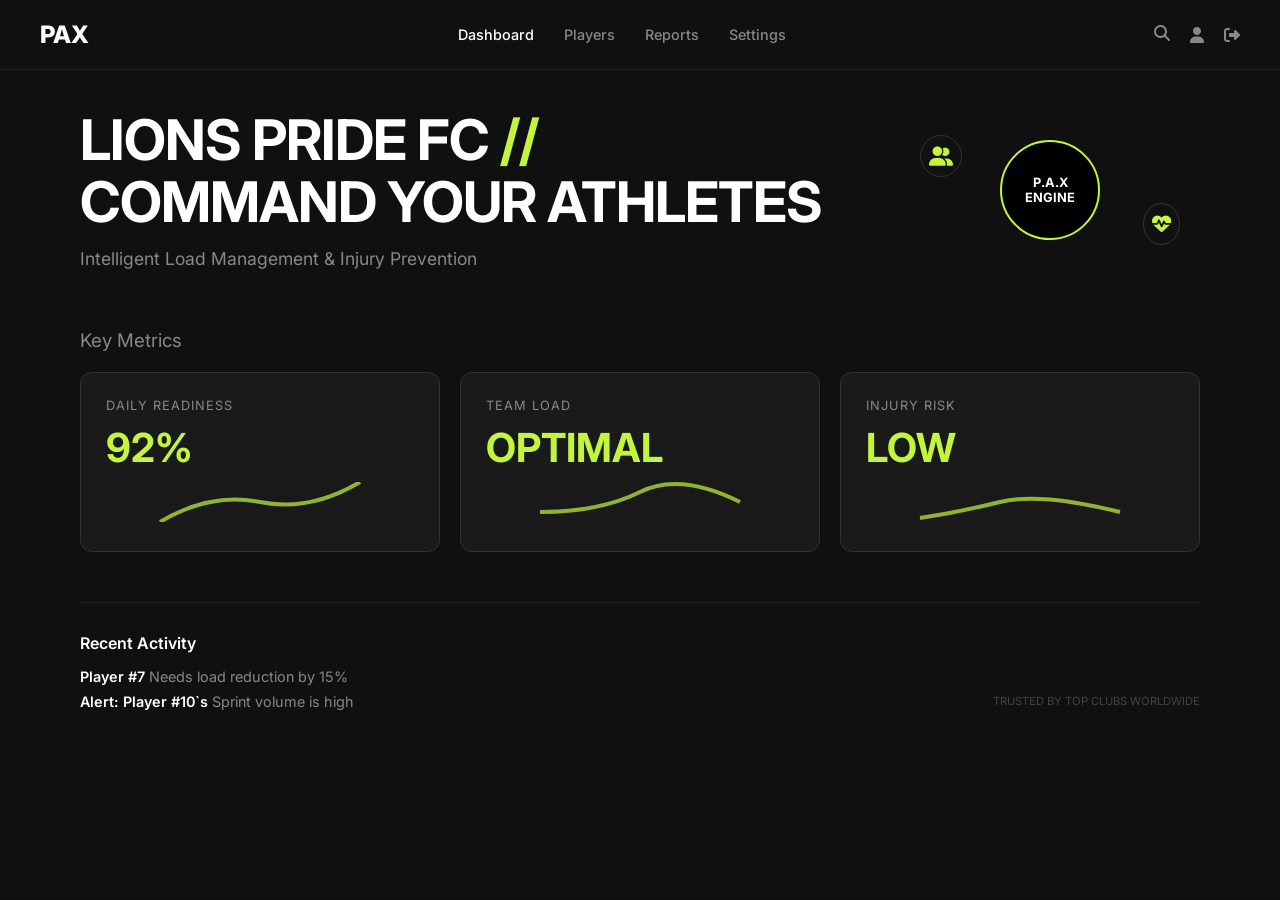
<file: Index.html>
<!DOCTYPE html>
<html lang="en">
<head>
    <meta charset="UTF-8">
    <meta name="viewport" content="width=device-width, initial-scale=1.0">
    <title>PAX - Lions Pride FC Dashboard</title>
    <link rel="stylesheet" href="L_PStyle.css">
    <link href="https://fonts.googleapis.com/css2?family=Inter:wght@300;400;600;800&display=swap" rel="stylesheet">
    <link rel="stylesheet" href="https://cdnjs.cloudflare.com/ajax/libs/font-awesome/6.4.0/css/all.min.css">
</head>
<body>
    <nav class="navbar">
        <div class="logo-container">
            <span class="brand-name">PAX</span>
        </div>
        <ul class="nav-links">
            <a href="Index.html" class="random"><li class="active">Dashboard</li></a>
            <a href="Injury.html" class="random"><li>Players</li></a>
            <a href="Report.html" class="random"><li>Reports</li></a>
            <a href="" class="random"><li>Settings</li></a>
        </ul>
        <div class="nav-actions">
            <i class="fa-solid fa-magnifying-glass"></i>
            <div class="user-profile-container">
                <i class="fa-solid fa-user" id="userBtn"></i>
                <span class="notification-badge"></span>
            </div>
            <a href="Login.html" id="logoutBtn" class="logout-icon-btn">
                <i class="fa-solid fa-right-from-bracket"></i>
            </a>
            
        </div>
    </nav>

    <main class="dashboard-container">
        <section class="hero">
            <div class="hero-text">
                <h1>LIONS PRIDE FC <span class="accent">//</span><br>COMMAND YOUR ATHLETES</h1>
                <p class="subtitle">Intelligent Load Management & Injury Prevention</p>
            </div>
            
            <div class="ai-visual">
                <div class="connection-line"></div>
                <a href="Chat_Box.html" class="ai-circle">
                    <span>P.A.X<br>ENGINE</span>
                    <div class="pulse-ring"></div>
                </a>
                <div class="data-node node-1"><i class="fa-solid fa-user-group"></i></div>
                <div class="data-node node-2"><i class="fa-solid fa-heart-pulse"></i></div>
            </div>
        </section>

        <h3 class="section-title">Key Metrics</h3>
        <section class="metrics-grid">
            <a href="Report.html" class="random">
                <div class="card metric-card">
                <div class="card-header">DAILY READINESS</div>
                <div class="card-value">92%</div>
                <svg class="mini-chart" viewBox="0 0 100 20">
                    <path d="M0,20 Q25,5 50,10 T100,0" fill="none" stroke="#C3F53C" stroke-width="2"/>
                </svg>
            </div>
            </a>

            <a href="" class="random">
                <div class="card metric-card">
                    <div class="card-header">TEAM LOAD</div>
                    <div class="card-value">OPTIMAL</div>
                    <svg class="mini-chart" viewBox="0 0 100 20">
                        <path d="M0,15 Q30,15 50,5 T100,10" fill="none" stroke="#C3F53C" stroke-width="2"/>
                    </svg>
                </div>
            </a>

            <a href="Injury.html" class="random">
                <div class="card metric-card">
                    <div class="card-header">INJURY RISK</div>
                    <div class="card-value">LOW</div>
                    <svg class="mini-chart" viewBox="0 0 100 20">
                        <path d="M0,18 Q20,15 40,10 T100,15" fill="none" stroke="#C3F53C" stroke-width="2"/>
                    </svg>
                </div>
            </a>
        </section>

        <section class="bottom-panel">
            <div class="activity-log">
                <h4>Recent Activity</h4>
                <p><span class="highlight-text">Player #7</span> Needs load reduction by 15%</p>
                <p><span class="highlight-text">Alert: Player #10`s</span> Sprint volume is high</p>
            </div>
            <div class="action-area">
                <p class="small-text">Trusted by top clubs worldwide</p>
            </div>
        </section>
    </main>
    
    <script src="L_PScript.js"></script>
</body>
</html>
</file>
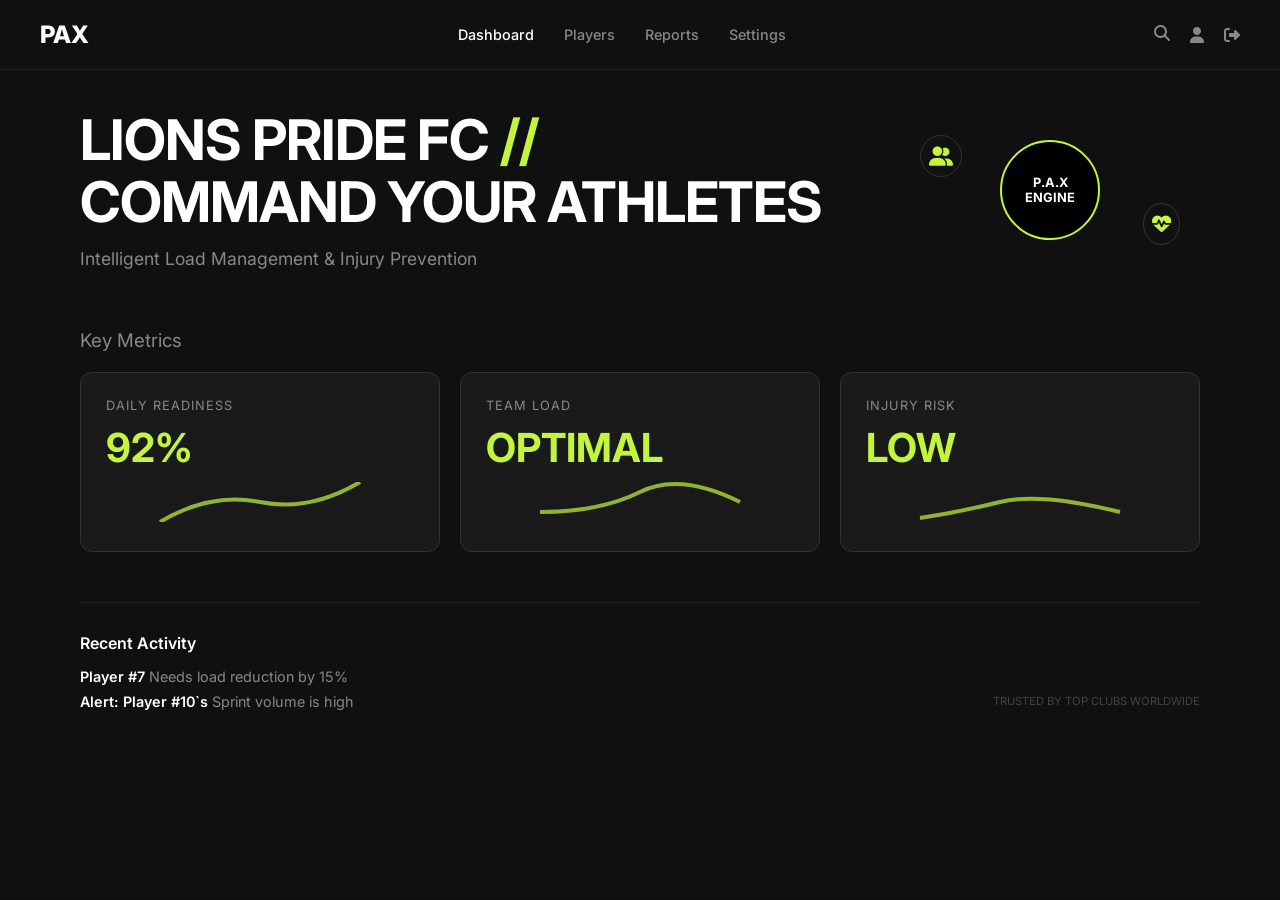
<file: index.html>
<!DOCTYPE html>
<html lang="en">
<head>
    <meta charset="UTF-8">
    <meta name="viewport" content="width=device-width, initial-scale=1.0">
    <title>PAX - Lions Pride FC Dashboard</title>
    <link rel="stylesheet" href="L_PStyle.css">
    <link href="https://fonts.googleapis.com/css2?family=Inter:wght@300;400;600;800&display=swap" rel="stylesheet">
    <link rel="stylesheet" href="https://cdnjs.cloudflare.com/ajax/libs/font-awesome/6.4.0/css/all.min.css">
</head>
<body>
    <nav class="navbar">
        <div class="logo-container">
            <span class="brand-name">PAX</span>
        </div>
        <ul class="nav-links">
            <a href="Index.html" class="random"><li class="active">Dashboard</li></a>
            <a href="Injury.html" class="random"><li>Players</li></a>
            <a href="Report.html" class="random"><li>Reports</li></a>
            <a href="" class="random"><li>Settings</li></a>
        </ul>
        <div class="nav-actions">
            <i class="fa-solid fa-magnifying-glass"></i>
            <div class="user-profile-container">
                <i class="fa-solid fa-user" id="userBtn"></i>
                <span class="notification-badge"></span>
            </div>
            <a href="Login.html" id="logoutBtn" class="logout-icon-btn">
                <i class="fa-solid fa-right-from-bracket"></i>
            </a>
            
        </div>
    </nav>

    <main class="dashboard-container">
        <section class="hero">
            <div class="hero-text">
                <h1>LIONS PRIDE FC <span class="accent">//</span><br>COMMAND YOUR ATHLETES</h1>
                <p class="subtitle">Intelligent Load Management & Injury Prevention</p>
            </div>
            
            <div class="ai-visual">
                <div class="connection-line"></div>
                <a href="Chat_Box.html" class="ai-circle">
                    <span>P.A.X<br>ENGINE</span>
                    <div class="pulse-ring"></div>
                </a>
                <div class="data-node node-1"><i class="fa-solid fa-user-group"></i></div>
                <div class="data-node node-2"><i class="fa-solid fa-heart-pulse"></i></div>
            </div>
        </section>

        <h3 class="section-title">Key Metrics</h3>
        <section class="metrics-grid">
            <a href="Report.html" class="random">
                <div class="card metric-card">
                <div class="card-header">DAILY READINESS</div>
                <div class="card-value">92%</div>
                <svg class="mini-chart" viewBox="0 0 100 20">
                    <path d="M0,20 Q25,5 50,10 T100,0" fill="none" stroke="#C3F53C" stroke-width="2"/>
                </svg>
            </div>
            </a>

            <a href="" class="random">
                <div class="card metric-card">
                    <div class="card-header">TEAM LOAD</div>
                    <div class="card-value">OPTIMAL</div>
                    <svg class="mini-chart" viewBox="0 0 100 20">
                        <path d="M0,15 Q30,15 50,5 T100,10" fill="none" stroke="#C3F53C" stroke-width="2"/>
                    </svg>
                </div>
            </a>

            <a href="Injury.html" class="random">
                <div class="card metric-card">
                    <div class="card-header">INJURY RISK</div>
                    <div class="card-value">LOW</div>
                    <svg class="mini-chart" viewBox="0 0 100 20">
                        <path d="M0,18 Q20,15 40,10 T100,15" fill="none" stroke="#C3F53C" stroke-width="2"/>
                    </svg>
                </div>
            </a>
        </section>

        <section class="bottom-panel">
            <div class="activity-log">
                <h4>Recent Activity</h4>
                <p><span class="highlight-text">Player #7</span> Needs load reduction by 15%</p>
                <p><span class="highlight-text">Alert: Player #10`s</span> Sprint volume is high</p>
            </div>
            <div class="action-area">
                <p class="small-text">Trusted by top clubs worldwide</p>
            </div>
        </section>
    </main>
    
    <script src="L_PScript.js"></script>
</body>
</html>
</file>
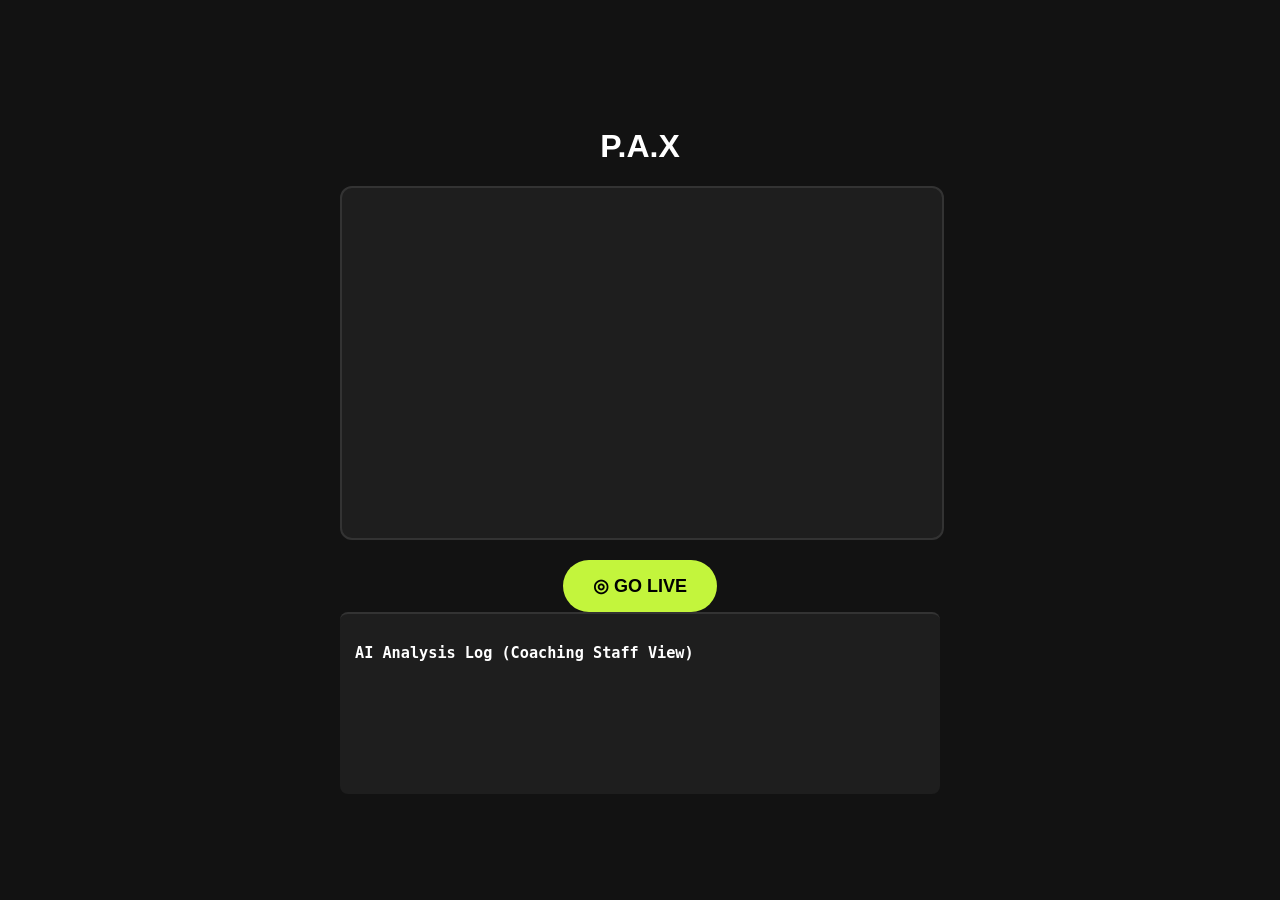
<file: Go_Live.html>
<!DOCTYPE html>
<html lang="en">
<head>
    <meta charset="UTF-8">
    <meta name="viewport" content="width=device-width, initial-scale=1.0">
    <title>Coach Live Stream</title>
    <link rel="stylesheet" href="GL_Style.css">
</head>
<body>

    <div class="container">
        <h1>P.A.X </h1>
        
        <div class="video-wrapper">
            <video id="liveVideo" autoplay muted playsinline></video>
            <div id="statusIndicator" class="status hidden">🔴 LIVE ANALYSIS ACTIVE</div>
        </div>

        <div class="controls">
            <button id="goLiveBtn" class="btn start-btn">
                <span class="icon">◎</span> GO LIVE
            </button>
            <button id="stopBtn" class="btn stop-btn hidden">
                ■ END SESSION
            </button>
        </div>

        <div class="log-panel">
            <h3>AI Analysis Log (Coaching Staff View)</h3>
            <ul id="logList"></ul>
        </div>
    </div>

    <script src="GL_Script.js"></script>
</body>
</html>
</file>
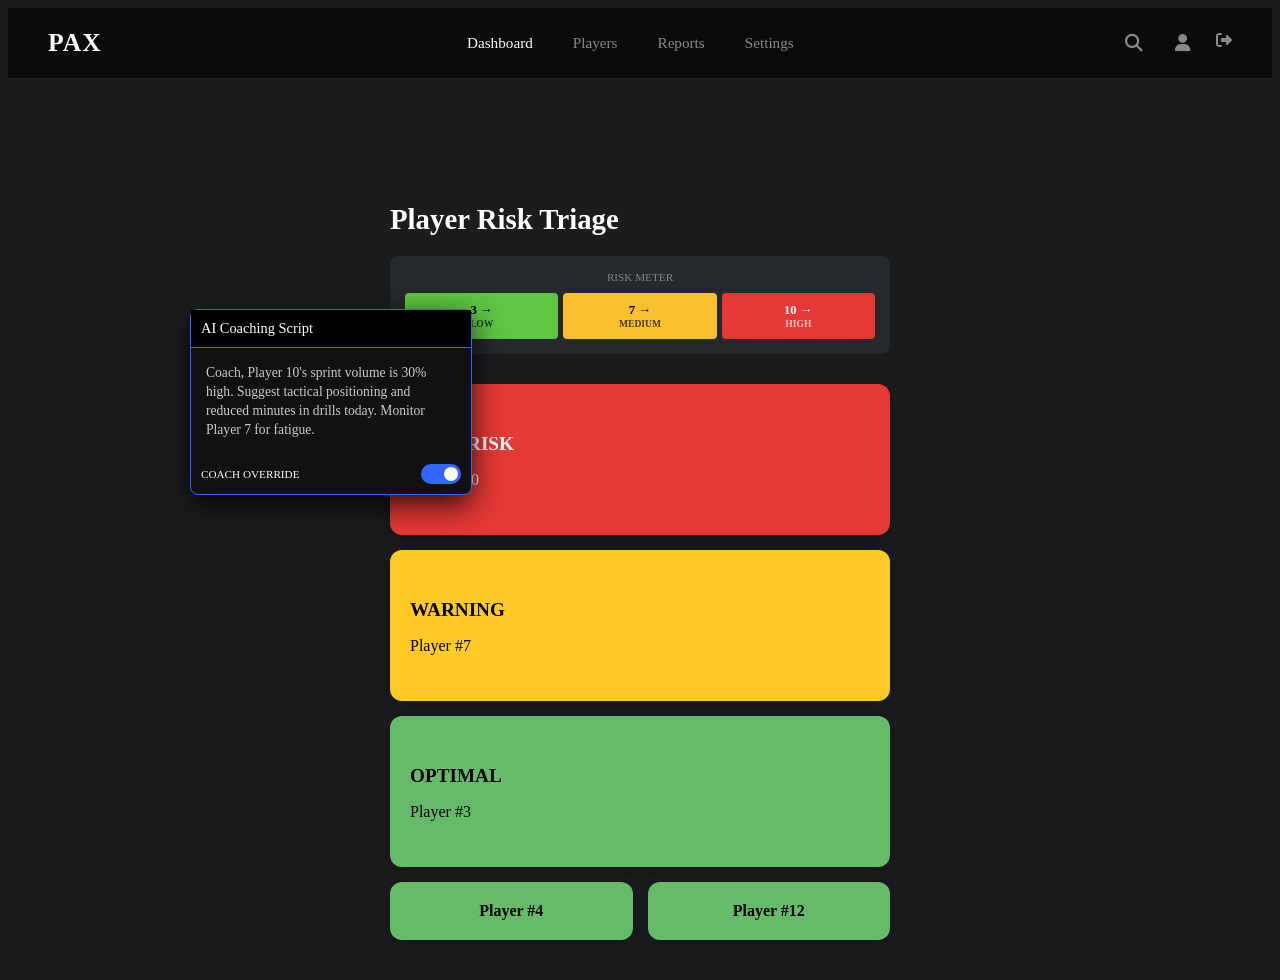
<file: Injury.html>
<!DOCTYPE html>
<html lang="en">
<head>
    <meta charset="UTF-8">
    <meta name="viewport" content="width=device-width, initial-scale=1.0">
    <title>PAX | Injury Risk Triage</title>
    <link rel="stylesheet" href="I_Style.css">
    <link rel="stylesheet" href="https://cdnjs.cloudflare.com/ajax/libs/font-awesome/6.4.0/css/all.min.css">
</head>
<body class="risk-page">

   <nav class="pax-navbar">
        <span class="brand-text">PAX</span>
    </div>

    <ul class="nav-menu">
        <li><a href="index.html" class="nav-item active">Dashboard</a></li>
        <li><a href="Injury.html" class="nav-item">Players</a></li>
        <li><a href="Report.html" class="nav-item">Reports</a></li>
        <li><a href="settings.html" class="nav-item">Settings</a></li>
    </ul>

    <div class="nav-tools">
        <button class="tool-btn"><i class="fa-solid fa-magnifying-glass"></i></button>
        <button class="tool-btn"><i class="fa-solid fa-user"></i></button>
        <a href="Login.html" id="logoutBtn" class="logout-icon-btn">
            <i class="fa-solid fa-right-from-bracket"></i>
        </a>
    </div>
</nav>

    <main class="triage-container">
        <header class="triage-header">
            <h2>Player Risk Triage</h2>
            <div class="risk-meter-box">
                <span class="meter-label">RISK METER</span>
                <div class="meter-bars">
                    <div class="bar low">3 → <small>LOW</small></div>
                    <div class="bar med">7 → <small>MEDIUM</small></div>
                    <div class="bar high active">10 → <small>HIGH</small></div>
                </div>
            </div>
        </header>

        <section class="risk-list">
            <div class="risk-card high-bg">
                <h3>HIGH RISK</h3>
                <p>Player #10</p>
            </div>

            <div class="risk-card warn-bg">
                <h3>WARNING</h3>
                <p>Player #7</p>
            </div>

            <div class="risk-card optimal-bg">
                <h3>OPTIMAL</h3>
                <p>Player #3</p>
            </div>

            <div class="dual-cards">
                <div class="risk-card optimal-bg small">Player #4</div>
                <div class="risk-card optimal-bg small">Player #12</div>
            </div>
        </section>

        <aside class="ai-script-box">
            <div class="ai-script-header">AI Coaching Script</div>
            <div class="ai-script-body">
                Coach, Player 10's sprint volume is 30% high. Suggest tactical positioning and reduced minutes in drills today. Monitor Player 7 for fatigue.
            </div>
            <div class="ai-script-footer">
                <span>COACH OVERRIDE</span>
                <label class="switch">
                    <input type="checkbox" checked>
                    <span class="slider"></span>
                </label>
            </div>
        </aside>
    </main>

    <script src="I_Script.js"></script>

</body>

</html>
</file>
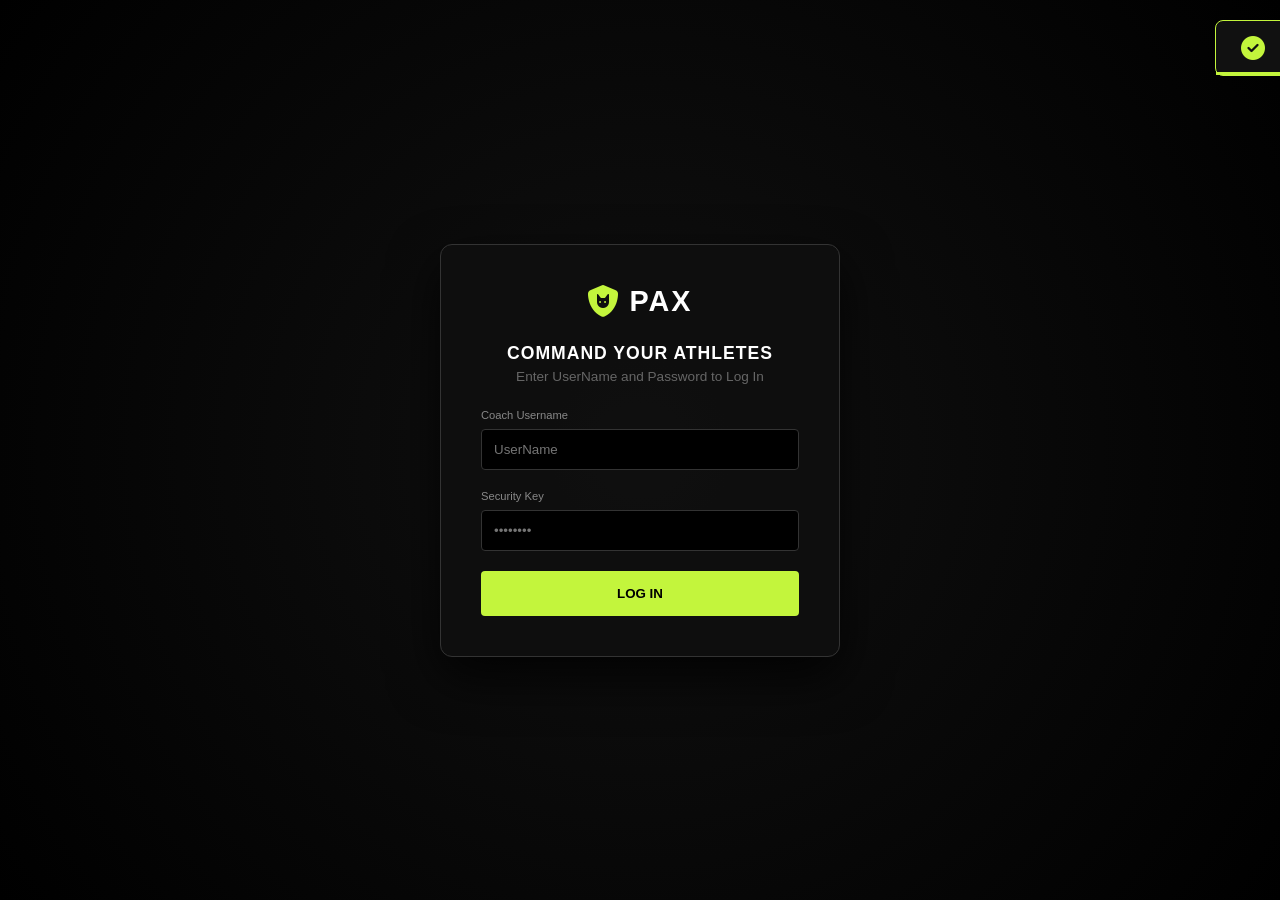
<file: LogIn.html>
<!DOCTYPE html>
<html lang="en">
<head>
    <meta charset="UTF-8">
    <meta name="viewport" content="width=device-width, initial-scale=1.0">
    <title>PAX | Coach Login</title>
    <link rel="stylesheet" href="Login_Style.css">
    <link rel="stylesheet" href="https://cdnjs.cloudflare.com/ajax/libs/font-awesome/6.4.0/css/all.min.css">
</head>
<body class="login-page">

    <div class="login-container">
        <div class="login-logo">
            <i class="fa-solid fa-shield-cat logo-icon"></i>
            <span class="brand-text">PAX</span>
        </div>
        
        <div class="login-header">
            <h2>COMMAND YOUR ATHLETES</h2>
            <p>Enter UserName and Password to Log In</p>
        </div>

        <div id="errorMessage" class="error-box"></div>

        <form id="loginForm">
            <div class="input-group">
                <label>Coach Username</label>
                <input type="text" id="coachId" placeholder="UserName" required>
            </div>
            <div class="input-group">
                <label>Security Key</label>
                <input type="password" id="password" placeholder="••••••••" required>
            </div>
            <button type="submit" class="login-btn" id="loginBtn">LOG IN</button>
        </form>
    </div>

    <div id="successToast" class="notification">
        <div class="content">
            <i class="fa-solid fa-circle-check toast-icon"></i>
            <div class="toast-text">
                <strong>LOGIN SUCCESSFUL</strong>
                <span>Welcome back, Coach Jesse</span>
            </div>
        </div>
        <div class="toast-progress"></div>
    </div>

    <script src="Login_Script.js"></script>
</body>
</html>
</file>
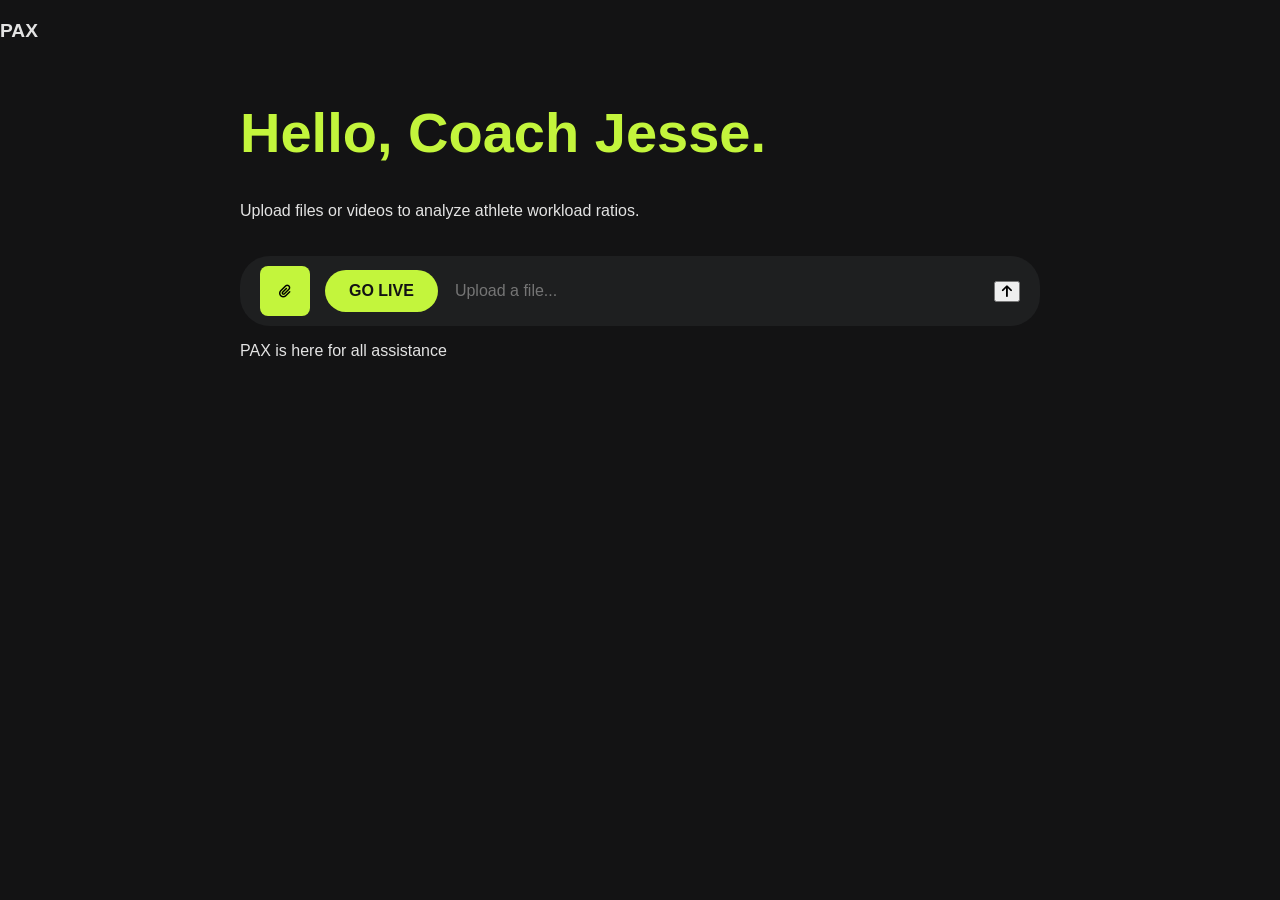
<file: Manual.html>
<!DOCTYPE html>
<html lang="en">
<head>
    <meta charset="UTF-8">
    <meta name="viewport" content="width=device-width, initial-scale=1.0">
    <title>PAX | AI Command Center</title>
    <link rel="stylesheet" href="M_Style.css">
    <link rel="stylesheet" href="https://cdnjs.cloudflare.com/ajax/libs/font-awesome/6.4.0/css/all.min.css">
</head>
<body>
    <main class="ai-content">
        <header class="ai-header">
            <div class="pax-logo">PAX</div>
        </header>
        
        <div class="chat-container">
            <div class="welcome-section" id="welcomeSection">
                <h1>Hello, Coach Jesse.</h1>
                <p>Upload files or videos to analyze athlete workload ratios.</p>
            </div>

                <div id="analysisOutput" class="analysis-output" style="display: none;">
                    </div>
            </div>

            <div class="input-area">
                <div class="input-wrapper">
                    <input type="file" id="aiFileInput" hidden accept="video/*, .csv, .pdf, .xlsx">
                    <button class="upload-trigger" onclick="document.getElementById('aiFileInput').click()">
                        <i class="fa-solid fa-paperclip"></i>
                    </button>
                    <a href="Go_Live.html" class="pax-button">GO LIVE</a>

<style>
.pax-button {
    display: inline-block;
    padding: 12px 24px;
    background-color: #C3F53C;
    color: #131314;
    text-decoration: none;
    border-radius: 50px;
    font-weight: bold;
    font-family: sans-serif;
    transition: 0.3s;
}

.pax-button:hover {
    background-color: #a8d430;
    transform: translateY(-2px);
}
</style>
                    <input type="text" id="aiInputText" placeholder="Upload a file...">
                    <button class="send-btn" id="analyzeBtn"><i class="fa-solid fa-arrow-up"></i></button>
                </div>
                <p class="disclaimer">PAX is here for all assistance</p>
            </div>
        </main>
    </div>

    <div id="aiProcessing" class="ai-processing-overlay" style="display: none;">
        <div class="dna-spinner"></div>
        <p>ANALYSING...</p>
    </div>

    <script src="M_Script.js"></script>
</body>
</html>
</file>
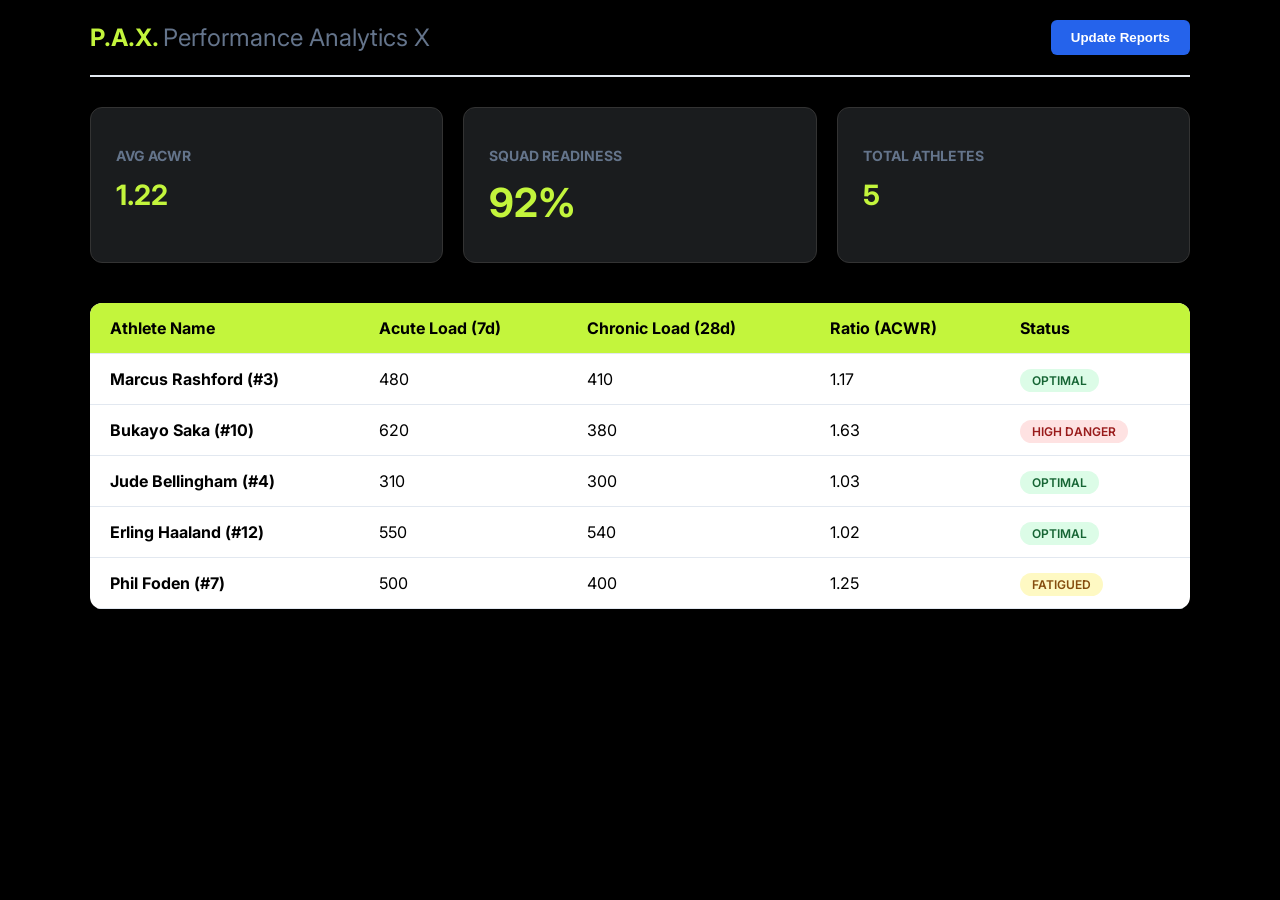
<file: Report.html>
<!DOCTYPE html>
<html lang="en">
<head>
    <meta charset="UTF-8">
    <meta name="viewport" content="width=device-width, initial-scale=1.0">
    <link rel="stylesheet" href="R_Style.css">
    <title>P.A.X. | Performance Analytics Reports</title>
    <link href="https://fonts.googleapis.com/css2?family=Inter:wght@400;600;700&display=swap" rel="stylesheet">
</head>
<body>

    <div class="container">
        <header>
            <div class="logo-area">
                <h1>P.A.X. <span>Performance Analytics X</span></h1>
            </div>
            <a href="Manual.html"><button class="btn" onclick="refreshData()">Update Reports</button></a>
        </header>

        <div class="kpi-wrapper">
            <div class="card">
                <h3>Avg ACWR</h3>
                <div class="value" id="stat-acwr">1.10</div>
            </div>
            <div class="card">
                <h3>Squad Readiness</h3>
                <div class="card-value">92%</div>
            </div>
            <div class="card">
                <h3>Total Athletes</h3>
                <div class="value" id="stat-count">0</div>
            </div>
        </div>

        <div class="report-section">
            <table>
                <thead>
                    <tr>
                        <th>Athlete Name</th>
                        <th>Acute Load (7d)</th>
                        <th>Chronic Load (28d)</th>
                        <th>Ratio (ACWR)</th>
                        <th>Status</th>
                    </tr>
                </thead>
                <tbody id="athlete-table-body">
                    </tbody>
            </table>
        </div>
    </div>

    <script src="R_Script.js"></script>

</body>
</html>
</file>
<file: L_PStyle.css>
:root {
    --bg-dark: #101010;
    --card-bg: #1A1A1A;
    --primary-green: #C3F53C;
    --text-white: #FFFFFF;
    --text-gray: #888888;
    --font-main: 'Inter', sans-serif;
}

* {
    margin: 0;
    padding: 0;
    box-sizing: border-box;
}

body {
    background-color: var(--bg-dark);
    color: var(--text-white);
    font-family: var(--font-main);
    display: flex;
    flex-direction: column;
    align-items: center;
    min-height: 100vh;
}

.navbar {
    width: 100%;
    max-width: 1400px;
    padding: 20px 40px;
    display: flex;
    justify-content: space-between;
    align-items: center;
    border-bottom: 1px solid #222;
}

.logo-container {
    display: flex;
    align-items: center;
    gap: 10px;
    font-weight: 800;
    font-size: 1.5rem;
}

.logo-icon {
    color: var(--primary-green);
    font-size: 1.8rem;
}

.nav-links {
    list-style: none;
    display: flex;
    gap: 30px;
}

.nav-links li {
    cursor: pointer;
    font-weight: 500;
    color: var(--text-gray);
    font-size: 0.9rem;
    transition: 0.3s;
}

.nav-links li.active, .nav-links li:hover {
    color: var(--text-white);
}

.nav-actions {
    display: flex;
    gap: 20px;
    color: var(--text-gray);
}

.dashboard-container {
    width: 100%;
    max-width: 1200px;
    padding: 40px;
}

.hero {
    display: flex;
    justify-content: space-between;
    align-items: center;
    margin-bottom: 60px;
}

.hero h1 {
    font-size: 3.5rem;
    line-height: 1.1;
    font-weight: 700;
    text-transform: uppercase;
    letter-spacing: -1px;
}

.accent {
    color: var(--primary-green);
}

.subtitle {
    margin-top: 15px;
    color: var(--text-gray);
    font-size: 1.1rem;
}

.ai-visual {
    position: relative;
    width: 300px;
    height: 150px;
    display: flex;
    justify-content: center;
    align-items: center;
}

.ai-circle {
    width: 100px;
    height: 100px;
    border: 2px solid var(--primary-green);
    border-radius: 50%;
    display: flex;
    justify-content: center;
    align-items: center;
    text-align: center;
    font-size: 0.8rem;
    font-weight: 700;
    z-index: 2;
    background: #000;
    position: relative;
    text-decoration: none;
    color: inherit;
}




.data-node {
    position: absolute;
    color: var(--primary-green);
    font-size: 1.2rem;
    border: 1px solid #333;
    padding: 8px;
    border-radius: 50%;
    background: #111;
}

.node-1 { left: 20px; top: 20px; }
.node-2 { right: 20px; bottom: 20px; }

@keyframes pulse {
    0% { transform: scale(1); opacity: 1; }
    100% { transform: scale(1.5); opacity: 0; }
}

.section-title {
    margin-bottom: 20px;
    font-weight: 400;
    color: var(--text-gray);
}

.metrics-grid {
    display: grid;
    grid-template-columns: repeat(3, 1fr);
    gap: 20px;
    margin-bottom: 50px;
}

.metric-card {
    background-color: var(--card-bg);
    border: 1px solid #333;
    border-radius: 12px;
    padding: 25px;
    position: relative;
    overflow: hidden;
}

.metric-card:hover {
    border-color: #C3F53C;
    border-radius: 5px;
}

.card-header {
    font-size: 0.8rem;
    color: var(--text-gray);
    text-transform: uppercase;
    letter-spacing: 1px;
    margin-bottom: 10px;
}

.card-header:hover {
    border-radius: 5px;
    border-color: var(--primary-green);
}

.card-value {
    font-size: 2.5rem;
    font-weight: 700;
    color: var(--primary-green);
    margin-bottom: 10px;
}

.mini-chart {
    width: 100%;
    height: 40px;
    opacity: 0.7;
}

.bottom-panel {
    display: flex;
    justify-content: space-between;
    align-items: flex-end;
    border-top: 1px solid #222;
    padding-top: 30px;
}

.activity-log h4 {
    margin-bottom: 15px;
    font-weight: 600;
}

.activity-log p {
    color: var(--text-gray);
    font-size: 0.9rem;
    margin-bottom: 8px;
}

.highlight-text {
    color: var(--text-white);
    font-weight: 600;
}

.action-area {
    text-align: right;
}

.small-text {
    font-size: 0.7rem;
    color: #444;
    margin-bottom: 10px;
    text-transform: uppercase;
}

.cta-button {
    background-color: var(--primary-green);
    color: #000;
    border: none;
    padding: 12px 24px;
    font-weight: 700;
    border-radius: 6px;
    cursor: pointer;
    font-size: 0.9rem;
    transition: transform 0.2s;
}

.cta-button:hover {
    transform: translateY(-2px);
    box-shadow: 0 0 15px rgba(195, 245, 60, 0.4);
}

.random {
    text-decoration: none;
}

.fa-right-from-bracket {
    color: #888888;
}

/* --- RESPONSIVE DESIGN --- */

/* Tablet and Small Laptops (under 1024px) */
@media (max-width: 1024px) {
    .hero {
        flex-direction: column;
        text-align: center;
        gap: 40px;
    }

    .hero h1 {
        font-size: 2.8rem;
    }

    .metrics-grid {
        grid-template-columns: repeat(2, 1fr); /* 2 columns instead of 3 */
    }
}

/* Mobile Devices (under 768px) */
@media (max-width: 768px) {
    .navbar {
        padding: 15px 20px;
        flex-wrap: wrap; /* Allows nav to wrap if too wide */
    }

    .nav-links {
        display: none; /* Hide standard links; usually replaced by a burger menu */
    }

    .dashboard-container {
        padding: 20px;
    }

    .hero h1 {
        font-size: 2rem;
    }

    .ai-visual {
        width: 100%;
        height: 120px;
    }

    .metrics-grid {
        grid-template-columns: 1fr; /* Stack cards vertically */
    }

    .bottom-panel {
        flex-direction: column;
        align-items: flex-start;
        gap: 30px;
        text-align: left;
    }

    .action-area {
        text-align: left;
        width: 100%;
    }
}

/* Extra Small Devices (under 480px) */
@media (max-width: 480px) {
    .brand-name {
        font-size: 1.2rem;
    }
    
    .card-value {
        font-size: 2rem;
    }
}
</file>
<file: GL_Style.css>
body {
    font-family: 'Segoe UI', Tahoma, Geneva, Verdana, sans-serif;
    background-color: #121212;
    color: white;
    display: flex;
    justify-content: center;
    align-items: center;
    min-height: 100vh;
    margin: 0;
}

.container {
    text-align: center;
    width: 90%;
    max-width: 600px;
}

.video-wrapper {
    position: relative;
    width: 100%;
    height: 350px;
    background-color: #1e1e1e;
    border-radius: 12px;
    overflow: hidden;
    margin-bottom: 20px;
    border: 2px solid #333;
}

video {
    width: 100%;
    height: 100%;
    object-fit: cover;
}

.status {
    position: absolute;
    top: 15px;
    left: 15px;
    background: rgba(255, 0, 0, 0.8);
    padding: 5px 10px;
    border-radius: 4px;
    font-size: 12px;
    font-weight: bold;
    animation: pulse 1.5s infinite;
}

.btn {
    padding: 15px 30px;
    font-size: 18px;
    border: none;
    border-radius: 50px;
    cursor: pointer;
    transition: transform 0.2s;
    font-weight: bold;
}

.start-btn {
    background: #C3F53C;
    color: black;
}

.stop-btn {
    background: #ff416c;
    color: white;
}

.btn:active {
    transform: scale(0.95);
}

.hidden {
    display: none;
}

.log-panel {
    background: #1e1e1e;
    padding: 15px;
    border-radius: 8px;
    text-align: left;
    height: 150px;
    overflow-y: auto;
    font-family: monospace;
    font-size: 13px;
    border-top: 2px solid #333;
}

.log-panel li {
    margin-bottom: 8px;
    border-bottom: 1px solid #333;
    padding-bottom: 4px;
    color: #00ff9d;
}

@keyframes pulse {
    0% { opacity: 1; }
    50% { opacity: 0.5; }
    100% { opacity: 1; }
}
</file>
<file: I_Style.css>
.risk-page {
    background-color: #1a1c1e;
    color: white;
    overflow-y: auto;
}

.triage-container {
    max-width: 500px;
    margin: 80px auto 20px auto;
    padding: 20px;
    position: relative;
}

.triage-header h2 {
    margin-bottom: 20px;
    font-size: 1.8rem;
}

.risk-meter-box {
    background: #25282c;
    padding: 15px;
    border-radius: 8px;
    margin-bottom: 30px;
}

.meter-label {
    display: block;
    text-align: center;
    font-size: 0.7rem;
    margin-bottom: 10px;
    color: #888;
}

.meter-bars {
    display: flex;
    gap: 5px;
}

.bar {
    flex: 1;
    padding: 10px;
    text-align: center;
    font-weight: bold;
    border-radius: 4px;
    font-size: 0.8rem;
}

.bar small { 
    display: block; 
    font-size: 0.6rem; 
    opacity: 0.7;
}

.low {
    background: #60c542;
    color: #000;
}

.med {
    background:
    #fbc02d;
    color: #000;
}

.high {
    background: #e53935;
    color: #fff;
}

.risk-list {
    display: flex;
    flex-direction: column;
    gap: 15px;
}

.risk-card {
    padding: 30px 20px;
    border-radius: 12px;
    box-shadow: 0 4px 15px rgba(0,0,0,0.3);
}

.risk-card h3 {
    font-size: 1.2rem;
    margin-bottom: 5px;
}

.high-bg {
    background: #e53935;
}

.warn-bg {
    background: #ffca28;
    color: #000;
}

.optimal-bg {
    background: #66bb6a;
    color: #000;
}

.dual-cards {
    display: flex;
    gap: 15px;
}

.risk-card.small {
    flex: 1;
    padding: 20px;
    text-align: center;
    font-weight: bold;
}

.ai-script-box {
    position: absolute;
    top: 150px;
    left: -180px;
    width: 280px;
    background: #111;
    border: 1px solid #3366ff;
    border-radius: 8px;
    z-index: 10;
    box-shadow: 0 10px 30px rgba(0,0,0,0.8);
}

.ai-script-header {
    background: #000;
    padding: 10px;
    color: #fff;
    font-size: 0.9rem;
    border-bottom: 1px solid #3366ff;
}

.ai-script-body {
    padding: 15px;
    font-size: 0.85rem;
    line-height: 1.4;
    color: #ccc;
}

.ai-script-footer {
    padding: 10px;
    display: flex;
    justify-content: space-between;
    align-items: center;
    font-size: 0.7rem;
}

.switch {
    position: relative;
    display: inline-block;
    width: 40px;
    height: 20px;
}

.switch input {
    opacity: 0;
    width: 0;
    height: 0;
}

.slider {
    position: absolute;
    cursor: pointer;
    top: 0;
    left: 0;
    right: 0;
    bottom: 0;
    background-color: #333;
    transition: .4s;
    border-radius: 20px;
}

.slider:before {
    position: absolute;
    content: "";
    height: 14px;
    width: 14px;
    left: 3px;
    bottom: 3px;
    background-color: white;
    transition: .4s;
    border-radius: 50%;
}

input:checked + .slider {
    background-color: #3366ff;
}

input:checked + .slider:before {
    transform: translateX(20px);
}

.pax-navbar {
    background-color: #0B0B0B;
    display: flex;
    flex-direction: row;
    justify-content: space-between; 
    align-items: center;
    padding: 0 40px;
    height: 70px;
    border-bottom: 1px solid #222;
    position: sticky;
    top: 0;
    z-index: 1000;
}

.nav-logo {
    display: flex;
    align-items: center;
    gap: 12px;
}

.logo-shield {
    color: #C3F53C;
    font-size: 1.8rem;
}

.brand-text {
    color: #FFFFFF;
    font-weight: 800;
    font-size: 1.6rem;
    letter-spacing: 1px;
}

.nav-menu {
    list-style: none;
    display: flex;
    gap: 40px;
}

.nav-item {
    text-decoration: none;
    color: #888888;
    font-weight: 500;
    font-size: 0.95rem;
    transition: color 0.3s ease;
    text-transform: capitalize;
}

.nav-item:hover, .nav-item.active {
    color: #FFFFFF;
}

.nav-tools {
    display: flex;
    gap: 20px;
}

.tool-btn {
    background: none;
    border: none;
    color: #888888;
    font-size: 1.1rem;
    cursor: pointer;
    transition: color 0.3s ease;
}

.tool-btn:hover {
    color: #FFFFFF;
}

.fa-right-from-bracket {
    color: #888888;
}
</file>
<file: Login_Style.css>
* {
    margin: 0;
    padding: 0;
    box-sizing: border-box;
    font-family: 'Inter', sans-serif;
}

.login-page {
    background: radial-gradient(circle at center, #111 0%, #000 100%);
    height: 100vh;
    display: flex;
    justify-content: center;
    align-items: center;
    color: white;
}

.login-container {
    background: rgba(15, 15, 15, 0.9);
    border: 1px solid #333;
    padding: 40px;
    border-radius: 12px;
    width: 100%;
    max-width: 400px;
    box-shadow: 0 20px 50px rgba(0,0,0,0.8);
    text-align: center;
}

.login-logo {
    display: flex;
    justify-content: center;
    align-items: center;
    gap: 10px;
    margin-bottom: 25px;
}

.logo-icon { 
    color: #C3F53C; 
    font-size: 2rem;
}

.brand-text { 
    font-size: 1.8rem; 
    font-weight: 800; 
    letter-spacing: 2px;
}

.login-header h2 {
    font-size: 1.1rem;
    letter-spacing: 1px;
    margin-bottom: 5px;
}

.login-header p {
    color: #666;
    font-size: 0.85rem; 
    margin-bottom: 25px;
}

.error-box {
    background: rgba(255, 77, 77, 0.1);
    color: #ff4d4d;
    border-left: 3px solid #ff4d4d;
    padding: 10px;
    margin-bottom: 20px;
    font-size: 0.8rem;
    text-transform: uppercase;
    text-align: left;
    display: none;
}

.input-group {
    text-align: left;
    margin-bottom: 20px;
}

.input-group label {
    display: block; 
    color: #888; 
    font-size: 0.7rem; 
    margin-bottom: 8px;
}

.input-group input {
    width: 100%; 
    background: #000; 
    border: 1px solid #333; 
    padding: 12px;
    color: #fff; 
    border-radius: 4px; 
    outline: none; 
    transition: 0.3s;
}

.input-group input:focus {
    border-color: #C3F53C;
}

.login-btn {
    width: 100%;
    background: #C3F53C;
    color: #000;
    border: none;
    padding: 15px;
    font-weight: 800;
    border-radius: 4px;
    cursor: pointer;
    transition: 0.3s;
}

.login-btn:hover {
    background: #d4ff5e;
    transform: translateY(-2px);
}

.notification {
    position: fixed; 
    top: 20px; 
    right: -400px; 
    background: #111;
    border: 1px solid #C3F53C; 
    padding: 15px 25px; 
    border-radius: 8px;
    display: flex; 
    flex-direction: column; 
    transition: right 0.5s ease-out;
}

.notification.show { 
    right: 20px;
}

.content {
    display: flex; 
    align-items: center; 
    gap: 15px;
}

.toast-icon {
    color: #C3F53C;
    font-size: 1.5rem;
}

.toast-progress {
    position: absolute;
    bottom: 0;
    left: 0;
    height: 3px;
    width: 100%;
    background: #C3F53C;
}
</file>
<file: M_Style.css>
:root {
    --bg-main: #131314;
    --bg-sidebar: #1e1f20;
    --text-white: #e3e3e3;
    --accent-green: #C3F53C;
    --hover-gray: #333537;
}

body, html {
    margin: 0; padding: 0; height: 100%;
    background-color: var(--bg-main);
    color: var(--text-white);
    font-family: 'Segoe UI', sans-serif;
}

.ai-wrapper { display: flex; height: 100vh; }

.ai-sidebar {
    width: 260px; background: var(--bg-sidebar);
    display: flex; flex-direction: column; padding: 20px 15px;
}
.new-chat {
    background: #282a2c; border: none; color: #8e918f;
    padding: 10px 15px; border-radius: 50px; margin-top: 40px;
    cursor: pointer; text-align: left; transition: 0.3s;
}
.new-chat:hover { background: var(--hover-gray); }

.ai-content {
    flex: 1; display: flex; flex-direction: column;
    align-items: center; position: relative;
}
.ai-header {
    width: 100%; padding: 20px; display: flex;
    justify-content: space-between; align-items: center;
}
.pax-logo { font-weight: 800; font-size: 1.2rem; }
.engine-text { font-size: 0.7rem; color: var(--accent-green); background: #1a2307; padding: 2px 6px; border-radius: 4px; }

.chat-container {
    width: 100%; max-width: 800px; flex: 1;
    display: flex; flex-direction: column; justify-content: center;
}
.welcome-section h1 {
    font-size: 3.5rem; background: #C3F53C;
    -webkit-background-clip: text;
    -webkit-text-fill-color: transparent;
}

.input-area { width: 100%; max-width: 800px; padding: 20px; }
.input-wrapper {
    background: #1e1f20; border-radius: 30px; padding: 10px 20px;
    display: flex; align-items: center; gap: 15px;
}
.input-wrapper input {
    flex: 1; background: transparent; border: none; color: white;
    outline: none; font-size: 1rem;
}

.ai-response {
    background: rgba(255, 255, 255, 0.05); padding: 20px;
    border-radius: 15px; margin-bottom: 20px; border-left: 4px solid var(--accent-green);
}

.ai-processing-overlay {
    position: fixed; top: 0; left: 0; width: 100%; height: 100%;
    background: rgba(0,0,0,0.85); display: flex; flex-direction: column;
    justify-content: center; align-items: center; z-index: 9999;
}
.dna-spinner {
    width: 50px; height: 50px; border: 5px solid #333;
    border-top: 5px solid var(--accent-green); border-radius: 50%;
    animation: spin 1s linear infinite;
}
@keyframes spin { 100% { transform: rotate(360deg); } }

.upload-trigger {
    background-color: #C3F53C;
    border: none;
    border-radius: 8px;
    width: 50px;
    height: 50px;
}
</file>
<file: R_Style.css>
:root {
    --primary: #2563eb;
    --danger: #ef4444;
    --warning: #f59e0b;
    --success: #10b981;
    --bg: #f8fafc;
    --text: #1e293b;
}

body {
    font-family: 'Inter', sans-serif;
    background-color: black;
    color: var(--text);
    margin: 0;
    padding: 20px;
}

.container {
    max-width: 1100px;
    margin: 0 auto;
}

header {
    display: flex;
    justify-content: space-between;
    align-items: center;
    margin-bottom: 30px;
    border-bottom: 2px solid #e2e8f0;
    padding-bottom: 20px;
}

.logo-area h1 { margin: 0; font-size: 24px; color: var(--primary-green); color: #C3F53C; }
.logo-area span { font-weight: 400; color: #64748b; }

/* KPI Cards */
.kpi-wrapper {
    display: grid;
    grid-template-columns: repeat(auto-fit, minmax(200px, 1fr));
    gap: 20px;
    margin-bottom: 40px;
}

.card {
    background-color: #1a1c1e;
    color: #64748b;
    border: 1px solid #333;
    border-radius: 12px;
    padding: 25px;
    position: relative;
    overflow: hidden;
}

.card h3 { font-size: 14px; text-transform: uppercase; color: #64748b }
.card .value { font-size: 28px; font-weight: 700; }

.report-section {
    color: black;
    background: white;
    border-radius: 12px;
    overflow: hidden;
    box-shadow: 0 4px 6px -1px rgba(0,0,0,0.1);
}

table {
    width: 100%;
    border-collapse: collapse;
    text-align: left;
}

thead { background: #C3F53C; }
th, td { padding: 15px 20px; border-bottom: 1px solid #e2e8f0; }

.status-badge {
    padding: 4px 12px;
    border-radius: 20px;
    font-size: 12px;
    font-weight: 600;
    text-transform: uppercase;
}

.bg-success { background: #dcfce7; color: #166534; }
.bg-warning { background: #fef9c3; color: #854d0e; }
.bg-danger { background: #fee2e2; color: #991b1b; }

.btn {
    background: var(--primary);
    color: white;
    border: none;
    padding: 10px 20px;
    border-radius: 6px;
    cursor: pointer;
    font-weight: 600;
}

.value {
    color: #C3F53C;
}

.card-value {
    font-size: 2.5rem;
    font-weight: 700;
    color: #C3F53C;
    margin-bottom: 10px;
}
</file>
